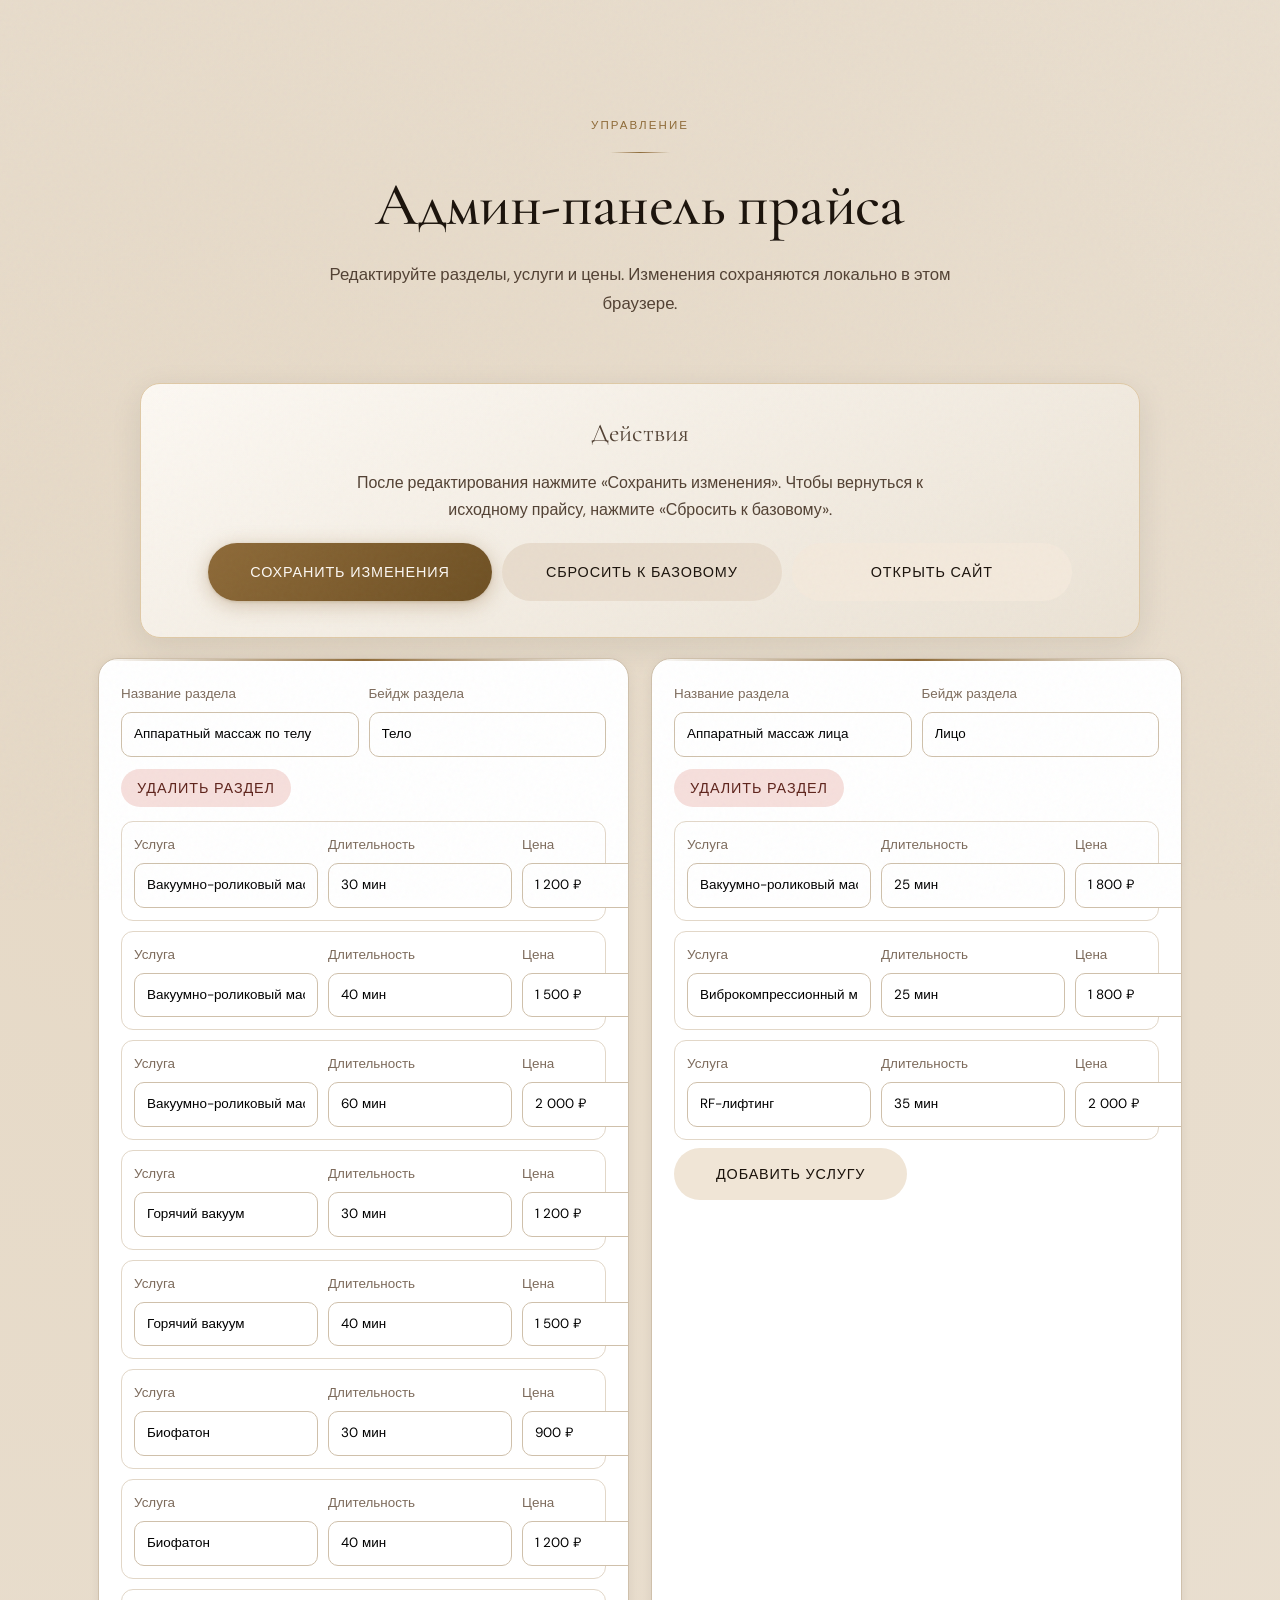
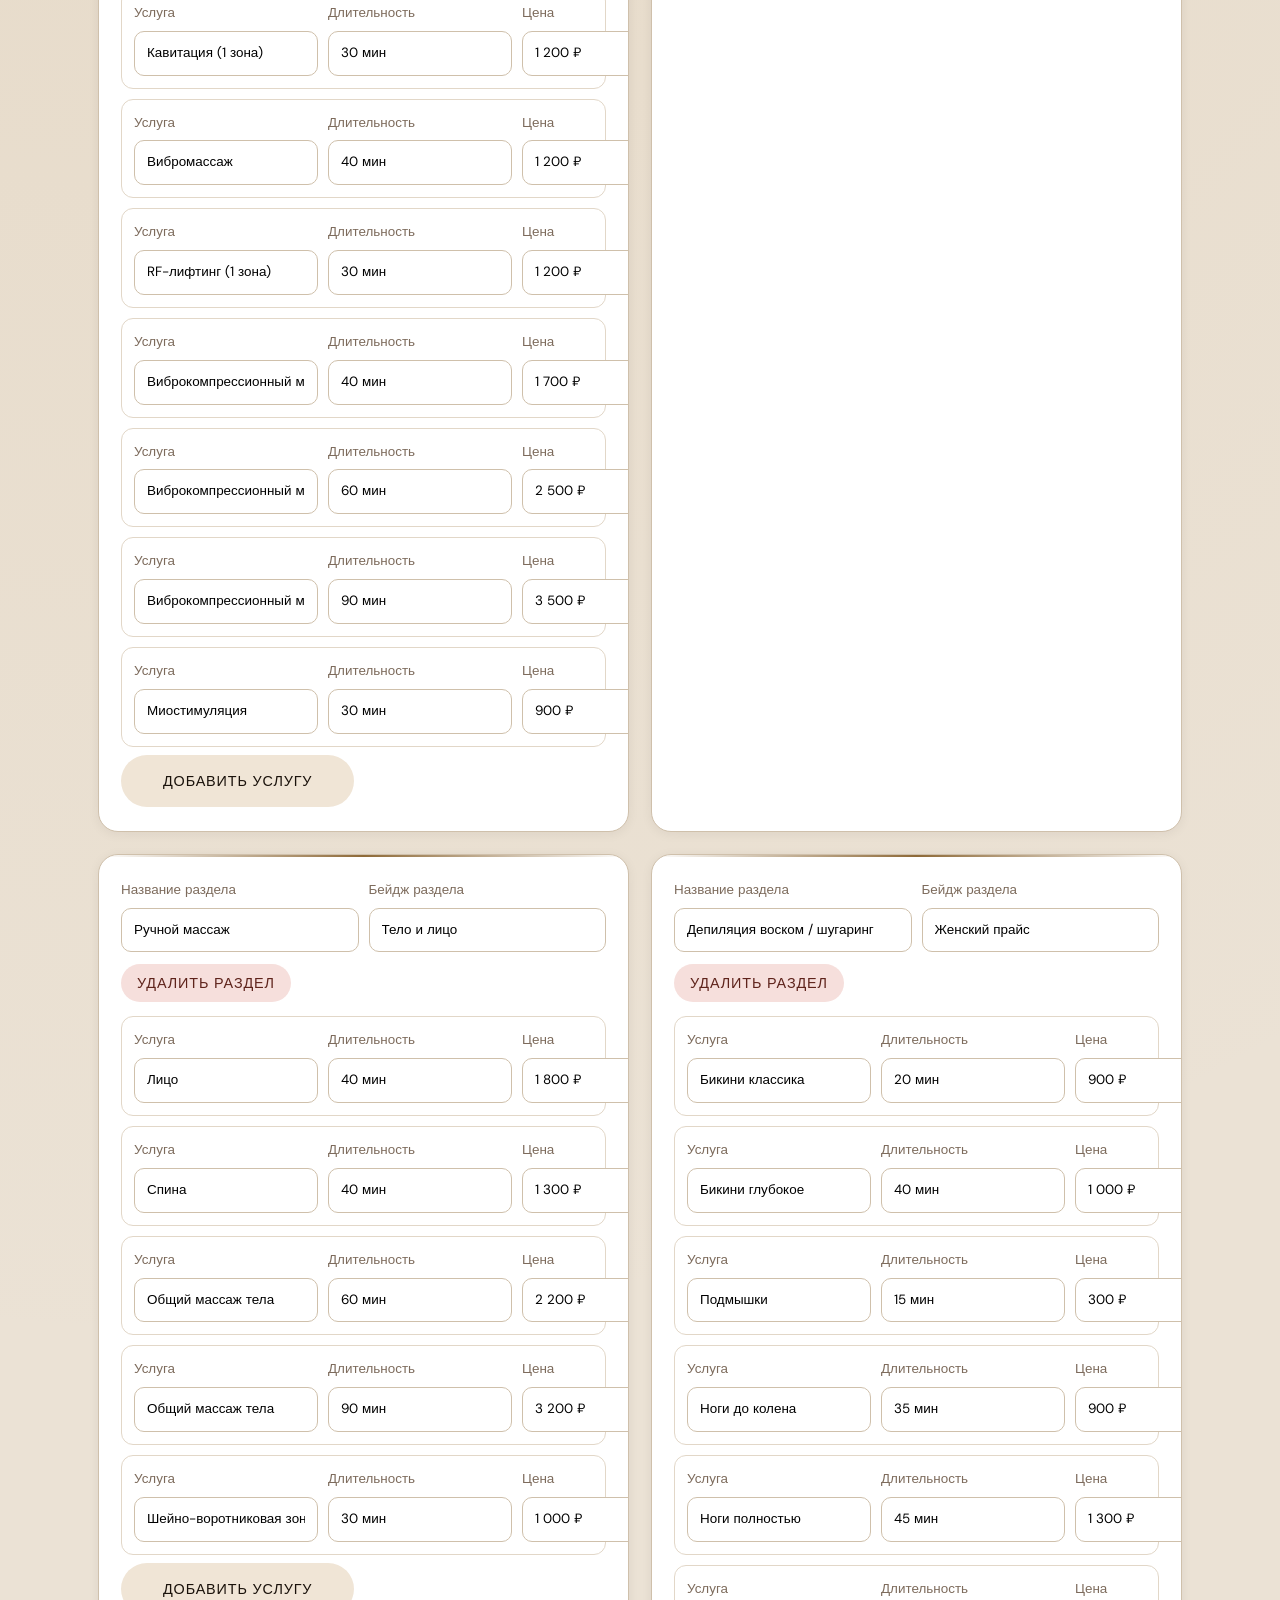
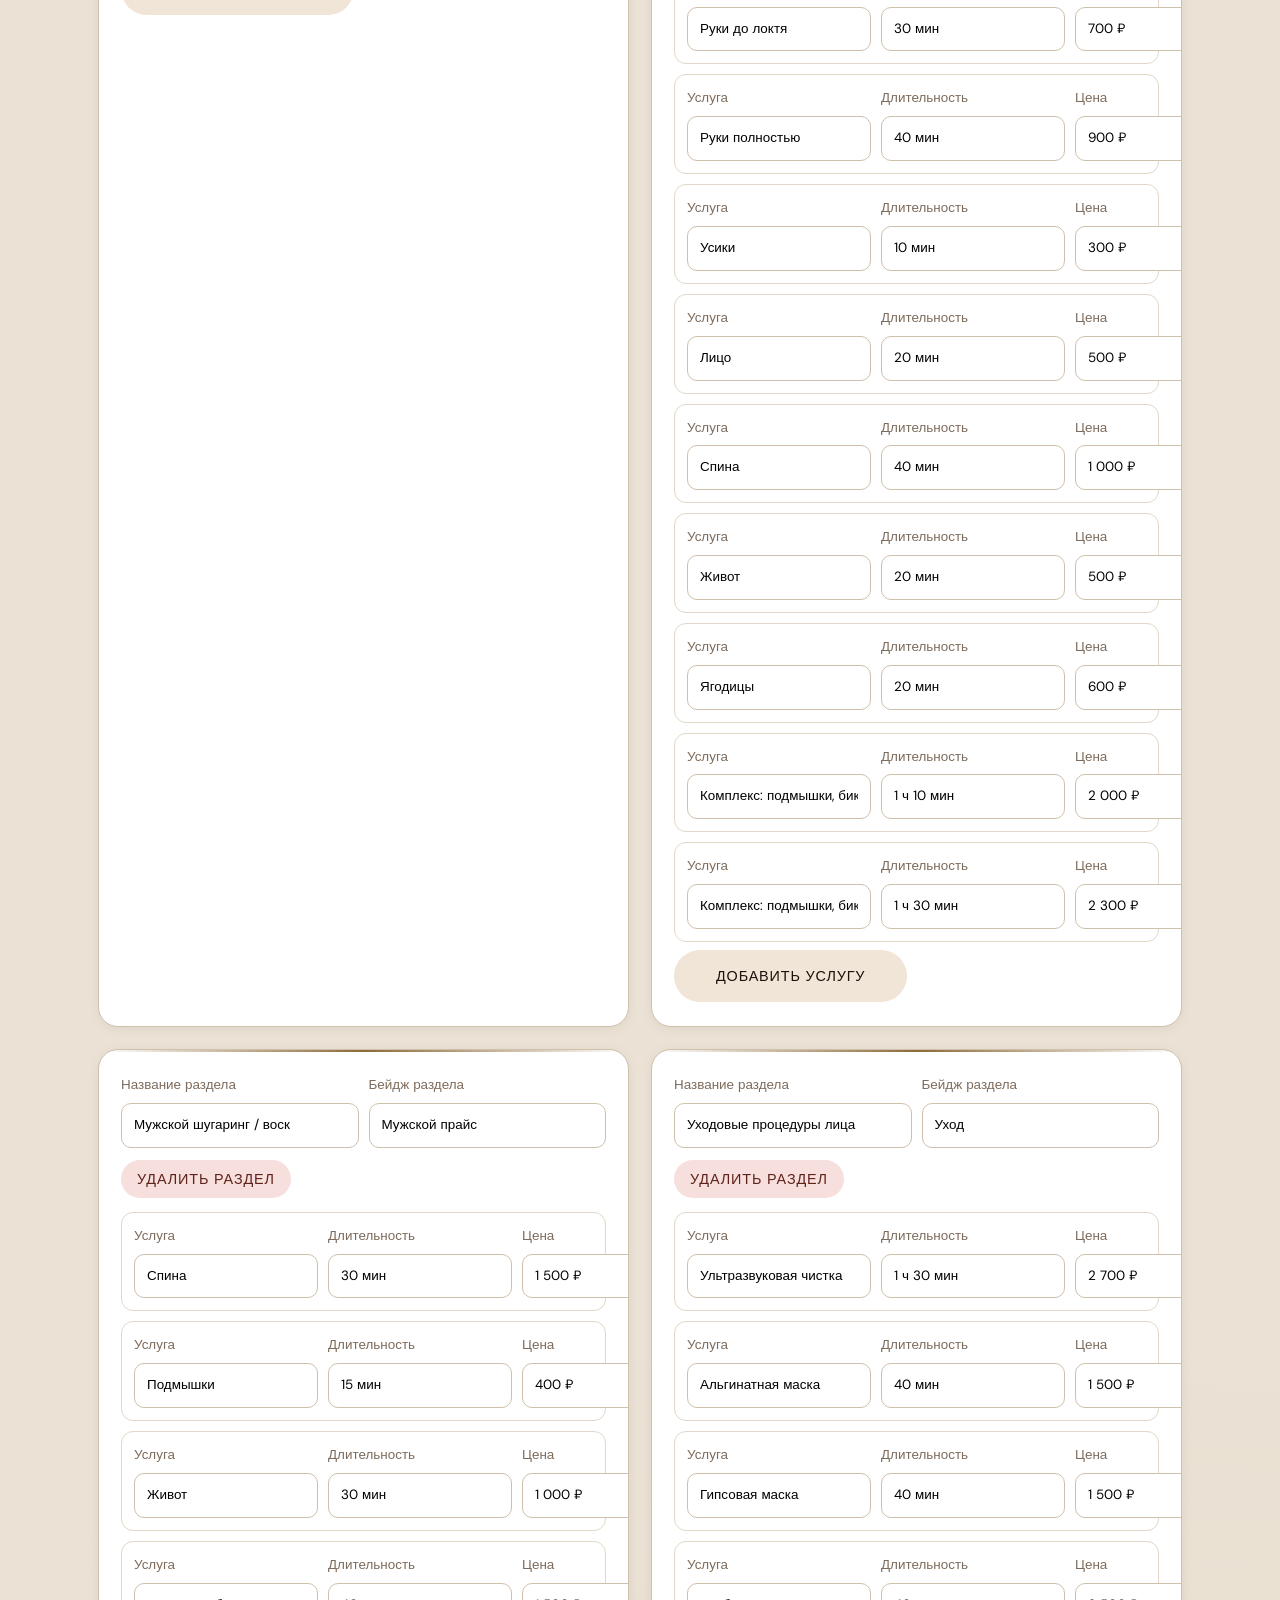
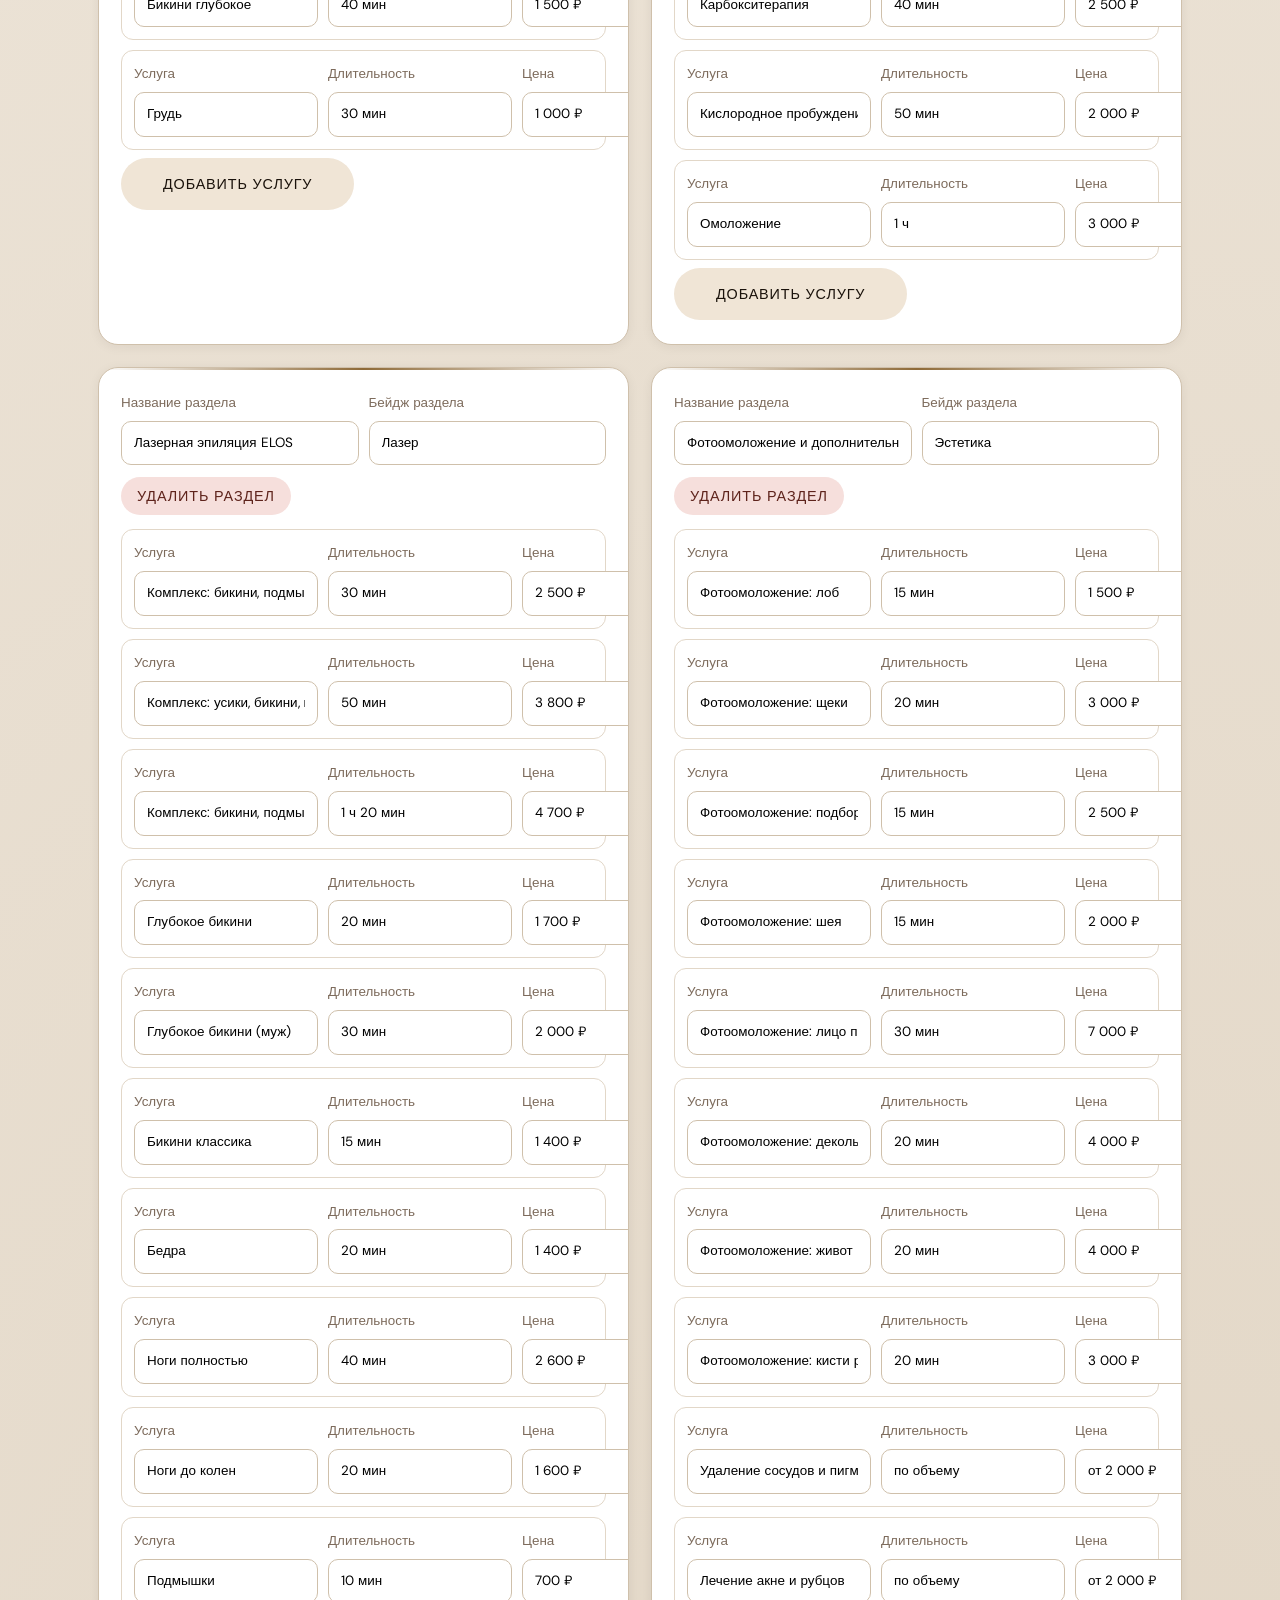
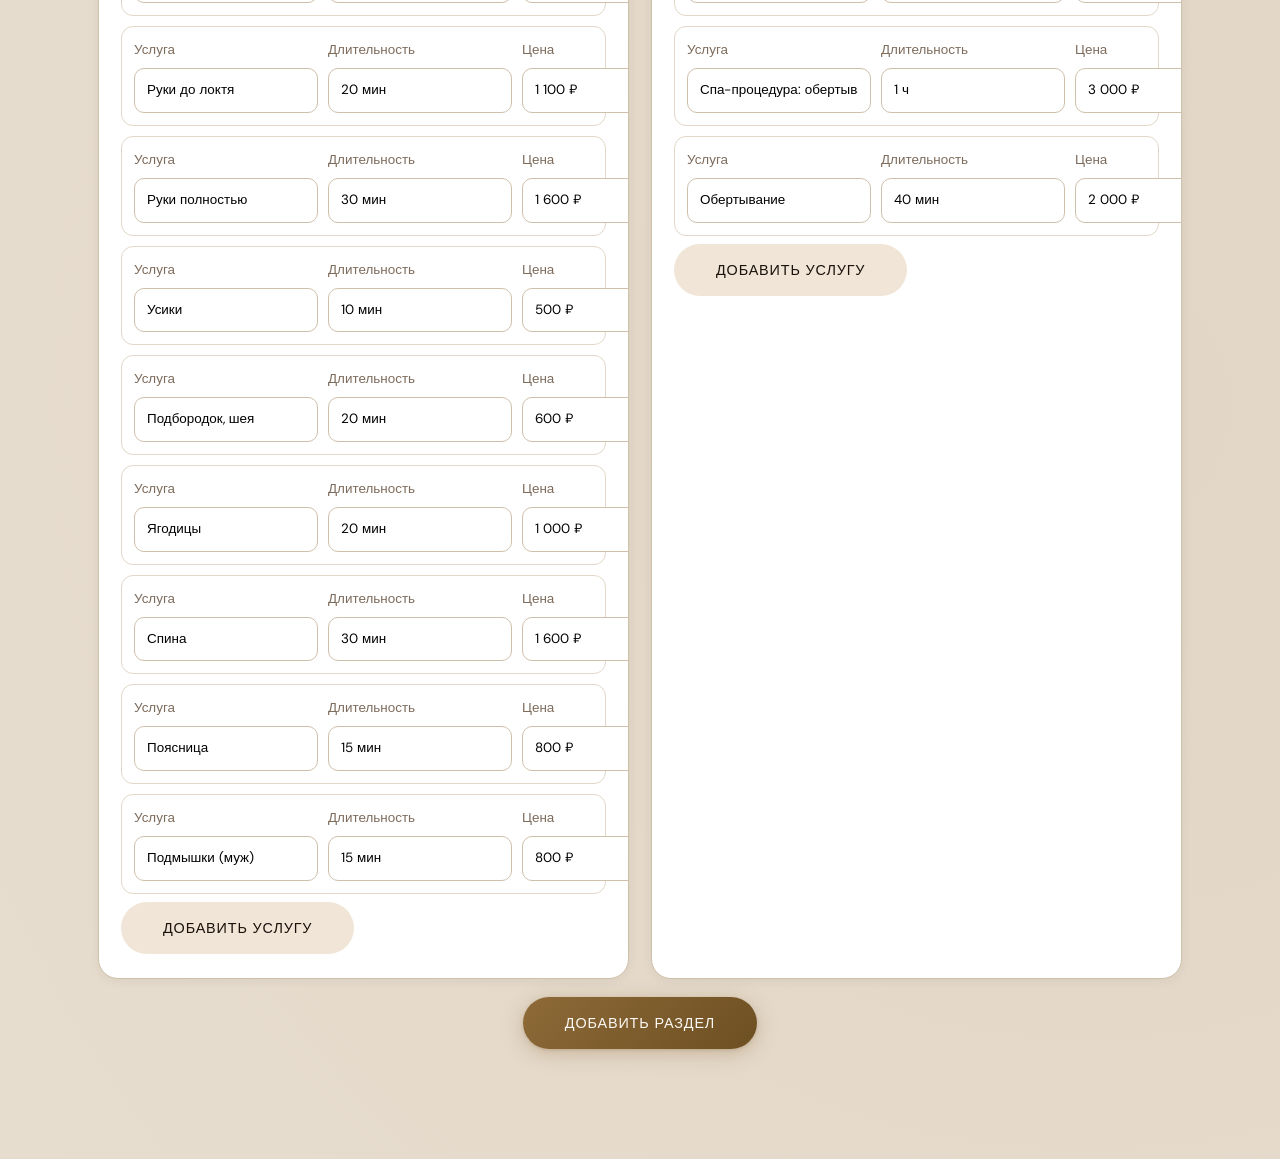
<file: admin.html>
<!DOCTYPE html>
<html lang="ru">
<head>
  <meta charset="UTF-8">
  <meta name="viewport" content="width=device-width, initial-scale=1.0">
  <title>Админ-панель прайса</title>
  <link rel="preconnect" href="https://fonts.googleapis.com">
  <link rel="preconnect" href="https://fonts.gstatic.com" crossorigin>
  <link href="https://fonts.googleapis.com/css2?family=Cormorant+Garamond:wght@500;600&family=DM+Sans:wght@400;500;600&display=swap" rel="stylesheet">
  <link rel="stylesheet" href="style.css">
</head>
<body>
  <section class="price">
    <div class="container">
      <div class="section-header">
        <span class="section-label">Управление</span>
        <div class="section-divider"></div>
        <h1>Админ-панель прайса</h1>
        <p>Редактируйте разделы, услуги и цены. Изменения сохраняются локально в этом браузере.</p>
      </div>

      <div class="price-cta" style="max-width:1000px;margin:0 auto 20px;">
        <p class="price-cta-lead">Действия</p>
        <p>После редактирования нажмите «Сохранить изменения». Чтобы вернуться к исходному прайсу, нажмите «Сбросить к базовому».</p>
        <div style="display:flex;gap:10px;justify-content:center;flex-wrap:wrap;">
          <button class="btn btn-primary" id="saveBtn" type="button">Сохранить изменения</button>
          <button class="btn" id="resetBtn" type="button" style="background:#e8dccd;color:#1a120b;">Сбросить к базовому</button>
          <a class="btn" href="index.html" style="background:#f3e9dc;color:#1a120b;">Открыть сайт</a>
        </div>
      </div>

      <div id="adminSections" class="price-groups"></div>
      <div style="text-align:center;margin-top:18px;">
        <button class="btn btn-primary" id="addSectionBtn" type="button">Добавить раздел</button>
      </div>
    </div>
  </section>

  <script src="services-data.js"></script>
  <script>
    let state = JSON.parse(JSON.stringify(getPriceGroups()));

    function createInput(labelText, value, onInput) {
      const wrap = document.createElement("label");
      wrap.style.display = "flex";
      wrap.style.flexDirection = "column";
      wrap.style.gap = "6px";
      wrap.style.fontSize = "0.84rem";
      wrap.style.color = "var(--color-text-muted)";

      const label = document.createElement("span");
      label.textContent = labelText;
      const input = document.createElement("input");
      input.value = value || "";
      input.style.padding = "10px 12px";
      input.style.border = "1px solid var(--color-border)";
      input.style.borderRadius = "10px";
      input.style.font = "inherit";
      input.addEventListener("input", (e) => onInput(e.target.value));
      wrap.append(label, input);
      return wrap;
    }

    function renderAdmin() {
      const root = document.getElementById("adminSections");
      root.innerHTML = "";

      state.forEach((section, sectionIdx) => {
        const card = document.createElement("article");
        card.className = "price-group";
        card.style.background = "#fff";

        const head = document.createElement("div");
        head.className = "price-group-head";
        head.style.alignItems = "flex-start";
        head.style.flexDirection = "column";

        const topControls = document.createElement("div");
        topControls.style.display = "grid";
        topControls.style.gridTemplateColumns = "repeat(auto-fit, minmax(220px, 1fr))";
        topControls.style.gap = "10px";
        topControls.style.width = "100%";

        topControls.append(
          createInput("Название раздела", section.title, (v) => section.title = v),
          createInput("Бейдж раздела", section.badge, (v) => section.badge = v)
        );

        const removeSectionBtn = document.createElement("button");
        removeSectionBtn.type = "button";
        removeSectionBtn.className = "btn";
        removeSectionBtn.style.background = "#f6dfdc";
        removeSectionBtn.style.color = "#5e231b";
        removeSectionBtn.style.padding = "10px 16px";
        removeSectionBtn.textContent = "Удалить раздел";
        removeSectionBtn.addEventListener("click", () => {
          state.splice(sectionIdx, 1);
          renderAdmin();
        });

        head.append(topControls, removeSectionBtn);
        card.append(head);

        const list = document.createElement("div");
        list.style.display = "flex";
        list.style.flexDirection = "column";
        list.style.gap = "10px";
        list.style.marginTop = "12px";

        section.items = section.items || [];
        section.items.forEach((item, itemIdx) => {
          const itemBox = document.createElement("div");
          itemBox.style.border = "1px solid var(--color-border-light)";
          itemBox.style.borderRadius = "12px";
          itemBox.style.padding = "12px";
          itemBox.style.display = "grid";
          itemBox.style.gridTemplateColumns = "2fr 1fr 1fr auto";
          itemBox.style.gap = "10px";
          itemBox.style.alignItems = "end";

          itemBox.append(
            createInput("Услуга", item.name, (v) => item.name = v),
            createInput("Длительность", item.duration, (v) => item.duration = v),
            createInput("Цена", item.price, (v) => item.price = v)
          );

          const delBtn = document.createElement("button");
          delBtn.type = "button";
          delBtn.className = "btn";
          delBtn.style.background = "#f6dfdc";
          delBtn.style.color = "#5e231b";
          delBtn.style.padding = "10px 14px";
          delBtn.textContent = "Удалить";
          delBtn.addEventListener("click", () => {
            section.items.splice(itemIdx, 1);
            renderAdmin();
          });
          itemBox.append(delBtn);
          list.append(itemBox);
        });

        const addItemBtn = document.createElement("button");
        addItemBtn.type = "button";
        addItemBtn.className = "btn";
        addItemBtn.style.background = "#f0e5d6";
        addItemBtn.style.color = "#1a120b";
        addItemBtn.style.marginTop = "8px";
        addItemBtn.textContent = "Добавить услугу";
        addItemBtn.addEventListener("click", () => {
          section.items.push({ name: "Новая услуга", duration: "30 мин", price: "1 000 ₽" });
          renderAdmin();
        });

        card.append(list, addItemBtn);
        root.append(card);
      });
    }

    document.getElementById("addSectionBtn").addEventListener("click", () => {
      state.push({
        id: `section-${Date.now()}`,
        title: "Новый раздел",
        badge: "Прайс",
        items: [{ name: "Новая услуга", duration: "30 мин", price: "1 000 ₽" }]
      });
      renderAdmin();
    });

    document.getElementById("saveBtn").addEventListener("click", () => {
      savePriceGroups(state);
      alert("Изменения сохранены. Обновите главную страницу, чтобы увидеть новый прайс.");
    });

    document.getElementById("resetBtn").addEventListener("click", () => {
      resetPriceGroups();
      state = JSON.parse(JSON.stringify(DEFAULT_PRICE_GROUPS));
      renderAdmin();
      alert("Прайс сброшен к базовому значению.");
    });

    renderAdmin();
  </script>
</body>
</html>
</file>
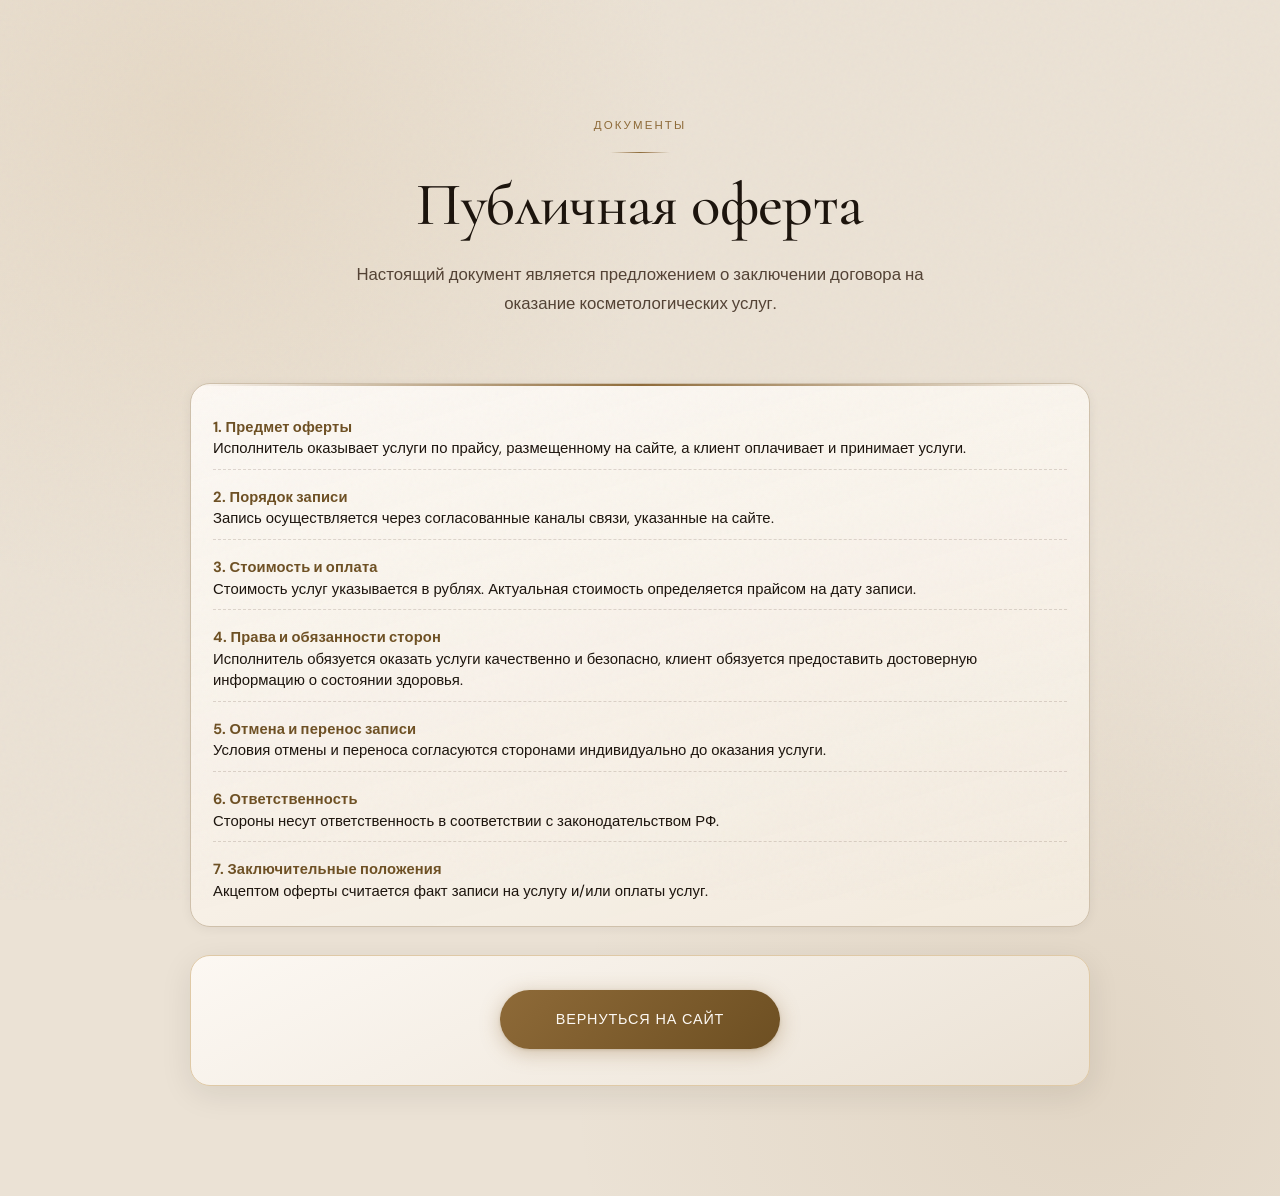
<file: offer.html>
<!DOCTYPE html>
<html lang="ru">
<head>
  <meta charset="UTF-8">
  <meta name="viewport" content="width=device-width, initial-scale=1.0">
  <title>Публичная оферта</title>
  <link rel="preconnect" href="https://fonts.googleapis.com">
  <link rel="preconnect" href="https://fonts.gstatic.com" crossorigin>
  <link href="https://fonts.googleapis.com/css2?family=Cormorant+Garamond:wght@500;600&family=DM+Sans:wght@400;500;600&display=swap" rel="stylesheet">
  <link rel="stylesheet" href="style.css">
</head>
<body>
  <section class="price">
    <div class="container">
      <div class="section-header reveal visible">
        <span class="section-label">Документы</span>
        <div class="section-divider"></div>
        <h1>Публичная оферта</h1>
        <p>Настоящий документ является предложением о заключении договора на оказание косметологических услуг.</p>
      </div>

      <article class="price-group" style="max-width:900px;margin:0 auto;">
        <ul class="price-list">
          <li><span><strong>1. Предмет оферты</strong><br>Исполнитель оказывает услуги по прайсу, размещенному на сайте, а клиент оплачивает и принимает услуги.</span><span></span><strong></strong></li>
          <li><span><strong>2. Порядок записи</strong><br>Запись осуществляется через согласованные каналы связи, указанные на сайте.</span><span></span><strong></strong></li>
          <li><span><strong>3. Стоимость и оплата</strong><br>Стоимость услуг указывается в рублях. Актуальная стоимость определяется прайсом на дату записи.</span><span></span><strong></strong></li>
          <li><span><strong>4. Права и обязанности сторон</strong><br>Исполнитель обязуется оказать услуги качественно и безопасно, клиент обязуется предоставить достоверную информацию о состоянии здоровья.</span><span></span><strong></strong></li>
          <li><span><strong>5. Отмена и перенос записи</strong><br>Условия отмены и переноса согласуются сторонами индивидуально до оказания услуги.</span><span></span><strong></strong></li>
          <li><span><strong>6. Ответственность</strong><br>Стороны несут ответственность в соответствии с законодательством РФ.</span><span></span><strong></strong></li>
          <li><span><strong>7. Заключительные положения</strong><br>Акцептом оферты считается факт записи на услугу и/или оплаты услуг.</span><span></span><strong></strong></li>
        </ul>
      </article>

      <div class="price-cta" style="max-width:900px;margin:28px auto 0;">
        <a href="index.html" class="btn btn-primary">Вернуться на сайт</a>
      </div>
    </div>
  </section>
</body>
</html>
</file>
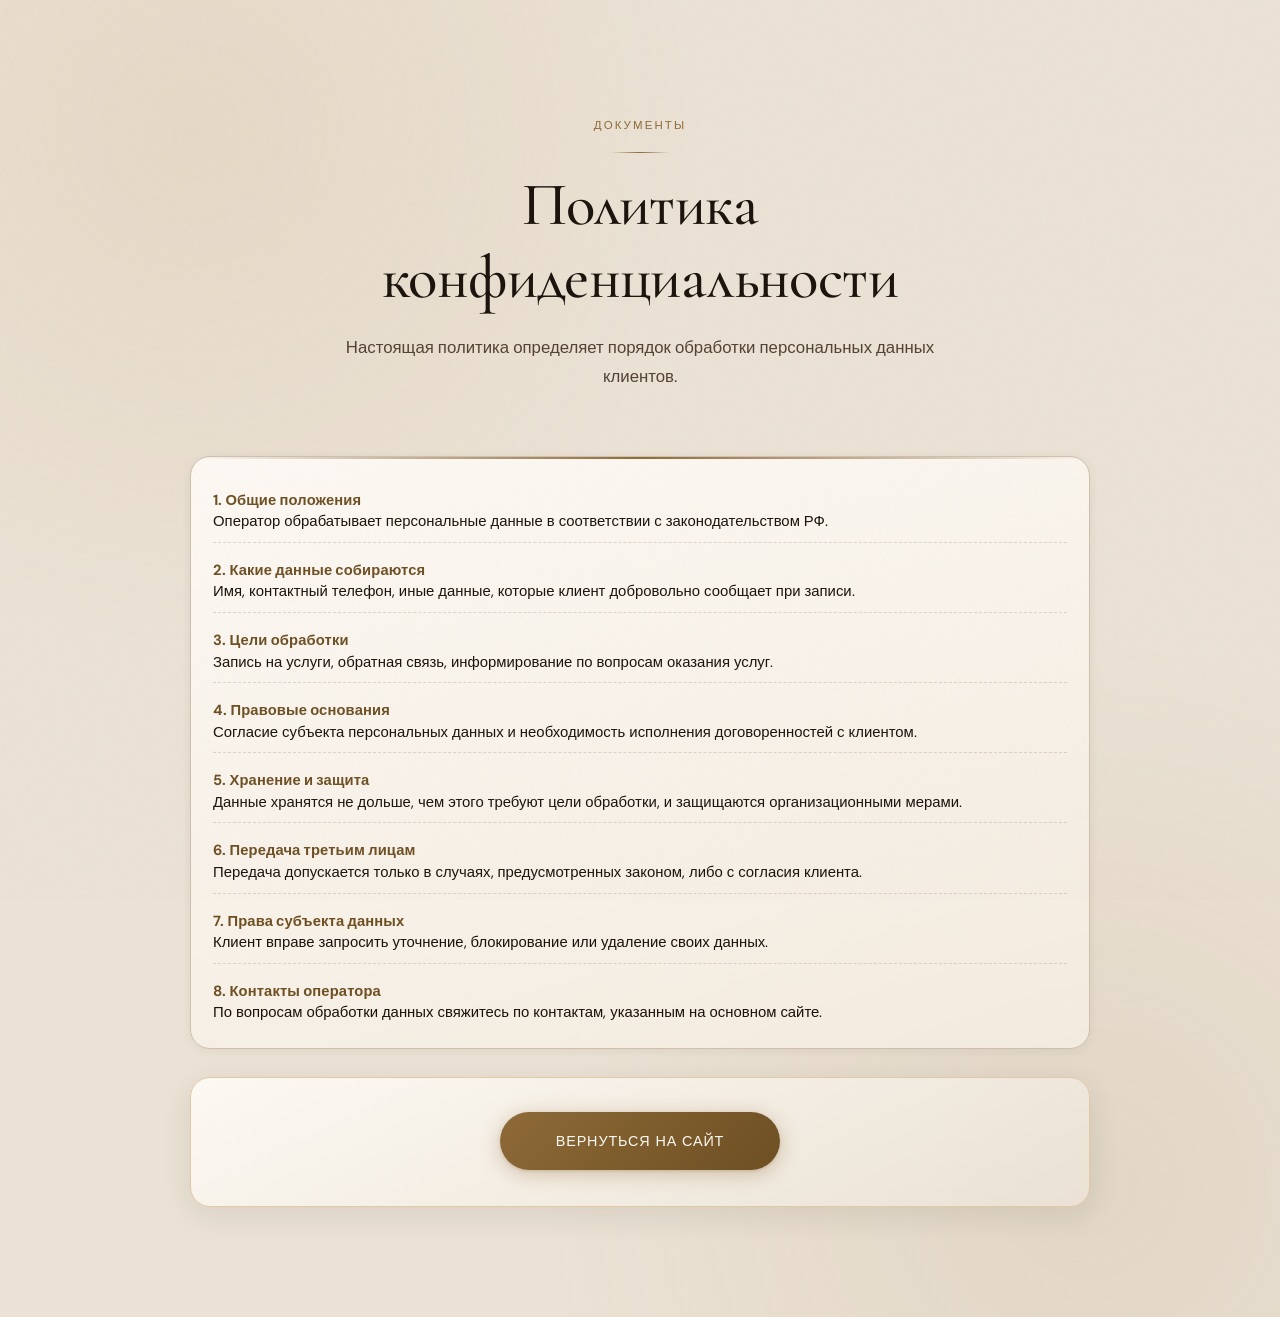
<file: privacy.html>
<!DOCTYPE html>
<html lang="ru">
<head>
  <meta charset="UTF-8">
  <meta name="viewport" content="width=device-width, initial-scale=1.0">
  <title>Политика конфиденциальности</title>
  <link rel="preconnect" href="https://fonts.googleapis.com">
  <link rel="preconnect" href="https://fonts.gstatic.com" crossorigin>
  <link href="https://fonts.googleapis.com/css2?family=Cormorant+Garamond:wght@500;600&family=DM+Sans:wght@400;500;600&display=swap" rel="stylesheet">
  <link rel="stylesheet" href="style.css">
</head>
<body>
  <section class="price">
    <div class="container">
      <div class="section-header reveal visible">
        <span class="section-label">Документы</span>
        <div class="section-divider"></div>
        <h1>Политика конфиденциальности</h1>
        <p>Настоящая политика определяет порядок обработки персональных данных клиентов.</p>
      </div>

      <article class="price-group" style="max-width:900px;margin:0 auto;">
        <ul class="price-list">
          <li><span><strong>1. Общие положения</strong><br>Оператор обрабатывает персональные данные в соответствии с законодательством РФ.</span><span></span><strong></strong></li>
          <li><span><strong>2. Какие данные собираются</strong><br>Имя, контактный телефон, иные данные, которые клиент добровольно сообщает при записи.</span><span></span><strong></strong></li>
          <li><span><strong>3. Цели обработки</strong><br>Запись на услуги, обратная связь, информирование по вопросам оказания услуг.</span><span></span><strong></strong></li>
          <li><span><strong>4. Правовые основания</strong><br>Согласие субъекта персональных данных и необходимость исполнения договоренностей с клиентом.</span><span></span><strong></strong></li>
          <li><span><strong>5. Хранение и защита</strong><br>Данные хранятся не дольше, чем этого требуют цели обработки, и защищаются организационными мерами.</span><span></span><strong></strong></li>
          <li><span><strong>6. Передача третьим лицам</strong><br>Передача допускается только в случаях, предусмотренных законом, либо с согласия клиента.</span><span></span><strong></strong></li>
          <li><span><strong>7. Права субъекта данных</strong><br>Клиент вправе запросить уточнение, блокирование или удаление своих данных.</span><span></span><strong></strong></li>
          <li><span><strong>8. Контакты оператора</strong><br>По вопросам обработки данных свяжитесь по контактам, указанным на основном сайте.</span><span></span><strong></strong></li>
        </ul>
      </article>

      <div class="price-cta" style="max-width:900px;margin:28px auto 0;">
        <a href="index.html" class="btn btn-primary">Вернуться на сайт</a>
      </div>
    </div>
  </section>
</body>
</html>
</file>
<file: style.css>
*,
*::before,
*::after {
  margin: 0;
  padding: 0;
  box-sizing: border-box;
}

:root {
  --color-bg: #f6f0e8;
  --color-bg-alt: #ebe2d5;
  --color-bg-warm: #e0d4c3;
  --color-text: #1a120b;
  --color-text-light: #524133;
  --color-text-muted: #7d6b5c;
  --color-accent: #8e6a38;
  --color-accent-deep: #6d4f22;
  --color-accent-light: #c4a06a;
  --color-accent-pale: #dfc9a6;
  --color-white: #fdf9f4;
  --color-border: #cfc0ab;
  --color-border-light: #e2d7c8;
  --font-heading: "Cormorant Garamond", "Georgia", serif;
  --font-body: "DM Sans", -apple-system, BlinkMacSystemFont, sans-serif;
  --shadow-soft: 0 2px 12px rgba(26, 18, 11, 0.06);
  --shadow-md: 0 8px 32px rgba(26, 18, 11, 0.09);
  --shadow-lg: 0 16px 48px rgba(26, 18, 11, 0.12);
  --shadow-glow: 0 0 60px rgba(142, 106, 56, 0.15);
  --radius: 20px;
  --radius-sm: 12px;
  --radius-lg: 28px;
  --ease: cubic-bezier(0.4, 0, 0.2, 1);
  --ease-out: cubic-bezier(0, 0, 0.2, 1);
  --ease-spring: cubic-bezier(0.34, 1.56, 0.64, 1);
}

html {
  scroll-behavior: smooth;
  font-size: 16px;
}

body {
  font-family: var(--font-body);
  color: var(--color-text);
  background-color: var(--color-bg);
  line-height: 1.7;
  -webkit-font-smoothing: antialiased;
  -moz-osx-font-smoothing: grayscale;
  overflow-x: hidden;
}

body::before {
  content: "";
  position: fixed;
  inset: 0;
  background: url("data:image/svg+xml,%3Csvg viewBox='0 0 256 256' xmlns='http://www.w3.org/2000/svg'%3E%3Cfilter id='noise'%3E%3CfeTurbulence type='fractalNoise' baseFrequency='0.9' numOctaves='4' stitchTiles='stitch'/%3E%3C/filter%3E%3Crect width='100%25' height='100%25' filter='url(%23noise)' opacity='0.03'/%3E%3C/svg%3E");
  pointer-events: none;
  z-index: 1000;
}

img {
  max-width: 100%;
  display: block;
}

a {
  color: inherit;
  text-decoration: none;
}

/* ── Typography ── */

h1, h2, h3 {
  font-family: var(--font-heading);
  font-weight: 500;
  line-height: 1.2;
  color: var(--color-text);
}

h1 {
  font-size: clamp(2.4rem, 5.5vw, 3.8rem);
  letter-spacing: -0.01em;
}

h2 {
  font-size: clamp(1.8rem, 4vw, 2.8rem);
  letter-spacing: 0;
}

h3 {
  font-size: 1.35rem;
  font-weight: 500;
}

/* ── Layout ── */

.container {
  max-width: 1140px;
  margin: 0 auto;
  padding: 0 28px;
}

section {
  padding: 110px 0;
  position: relative;
}

/* ── Scroll Animations ── */

.reveal {
  opacity: 0;
  transform: translateY(36px);
  transition: opacity 0.8s var(--ease-out), transform 0.8s var(--ease-out);
}

.reveal.visible {
  opacity: 1;
  transform: translateY(0);
}

.reveal-left {
  opacity: 0;
  transform: translateX(-40px);
  transition: opacity 0.8s var(--ease-out), transform 0.8s var(--ease-out);
}

.reveal-left.visible {
  opacity: 1;
  transform: translateX(0);
}

.reveal-right {
  opacity: 0;
  transform: translateX(40px);
  transition: opacity 0.8s var(--ease-out), transform 0.8s var(--ease-out);
}

.reveal-right.visible {
  opacity: 1;
  transform: translateX(0);
}

.reveal-scale {
  opacity: 0;
  transform: scale(0.92);
  transition: opacity 0.7s var(--ease-out), transform 0.7s var(--ease-out);
}

.reveal-scale.visible {
  opacity: 1;
  transform: scale(1);
}

.stagger-1 { transition-delay: 0.05s; }
.stagger-2 { transition-delay: 0.12s; }
.stagger-3 { transition-delay: 0.19s; }
.stagger-4 { transition-delay: 0.26s; }
.stagger-5 { transition-delay: 0.33s; }
.stagger-6 { transition-delay: 0.40s; }
.stagger-7 { transition-delay: 0.47s; }

/* ── Buttons ── */

.btn {
  display: inline-flex;
  align-items: center;
  justify-content: center;
  padding: 17px 42px;
  font-family: var(--font-body);
  font-size: 0.9rem;
  font-weight: 500;
  letter-spacing: 0.06em;
  text-transform: uppercase;
  border: none;
  border-radius: 50px;
  cursor: pointer;
  transition: all 0.4s var(--ease);
  text-decoration: none;
  position: relative;
  overflow: hidden;
}

.btn::before {
  content: "";
  position: absolute;
  inset: 0;
  background: linear-gradient(135deg, rgba(255,255,255,0.2) 0%, transparent 50%);
  opacity: 0;
  transition: opacity 0.4s var(--ease);
}

.btn:hover::before {
  opacity: 1;
}

.btn-primary {
  background: linear-gradient(135deg, var(--color-accent) 0%, var(--color-accent-deep) 100%);
  color: #fdf9f4;
  box-shadow: 0 4px 20px rgba(142, 106, 56, 0.35), 0 1px 3px rgba(109, 79, 34, 0.2);
}

.btn-primary:hover {
  transform: translateY(-3px);
  box-shadow: 0 8px 32px rgba(142, 106, 56, 0.45), 0 2px 6px rgba(109, 79, 34, 0.25);
}

.btn-primary:active {
  transform: translateY(-1px);
}

/* ── Header ── */

.header {
  position: fixed;
  top: 0;
  left: 0;
  right: 0;
  z-index: 100;
  background: rgba(246, 240, 232, 0.82);
  backdrop-filter: blur(20px) saturate(1.2);
  -webkit-backdrop-filter: blur(20px) saturate(1.2);
  border-bottom: 1px solid rgba(207, 192, 171, 0.35);
  transition: all 0.4s var(--ease);
}

.header.scrolled {
  box-shadow: 0 2px 20px rgba(26, 18, 11, 0.07);
}

.header-inner {
  display: flex;
  align-items: center;
  justify-content: space-between;
  height: 72px;
}

.logo {
  display: flex;
  align-items: center;
  gap: 12px;
}

.logo-img {
  width: 40px;
  height: 40px;
  object-fit: contain;
  border-radius: 8px;
}

.logo-text {
  font-family: var(--font-heading);
  font-size: 1.35rem;
  font-weight: 500;
  color: var(--color-text);
  letter-spacing: 0.02em;
}

.logo-text span {
  color: var(--color-accent);
}

nav {
  display: flex;
  align-items: center;
  gap: 36px;
}

nav a {
  font-size: 0.85rem;
  font-weight: 500;
  color: var(--color-text-muted);
  transition: color 0.3s var(--ease);
  letter-spacing: 0.03em;
  position: relative;
}

nav a:not(.btn)::after {
  content: "";
  position: absolute;
  bottom: -4px;
  left: 0;
  width: 0;
  height: 1.5px;
  background: var(--color-accent);
  transition: width 0.3s var(--ease);
}

nav a:not(.btn):hover::after {
  width: 100%;
}

nav a:hover {
  color: var(--color-accent);
}

.nav-btn {
  padding: 10px 26px;
  font-size: 0.8rem;
}

.burger {
  display: none;
  flex-direction: column;
  gap: 5px;
  cursor: pointer;
  background: none;
  border: none;
  padding: 4px;
}

.burger span {
  display: block;
  width: 24px;
  height: 1.5px;
  background: var(--color-text);
  border-radius: 2px;
  transition: all 0.3s var(--ease);
}

/* ── Hero ── */

.hero {
  padding: 170px 0 110px;
  position: relative;
  overflow: hidden;
  min-height: 100vh;
  display: flex;
  align-items: center;
}

.hero::before {
  content: "";
  position: absolute;
  top: -20%;
  right: -10%;
  width: 700px;
  height: 700px;
  background: radial-gradient(circle, rgba(142, 106, 56, 0.09) 0%, transparent 65%);
  pointer-events: none;
  animation: float-slow 20s ease-in-out infinite;
}

.hero::after {
  content: "";
  position: absolute;
  bottom: -10%;
  left: -5%;
  width: 500px;
  height: 500px;
  background: radial-gradient(circle, rgba(196, 160, 106, 0.08) 0%, transparent 65%);
  pointer-events: none;
  animation: float-slow 25s ease-in-out infinite reverse;
}

@keyframes float-slow {
  0%, 100% { transform: translate(0, 0) scale(1); }
  33% { transform: translate(30px, -20px) scale(1.05); }
  66% { transform: translate(-20px, 15px) scale(0.97); }
}

.hero-illustration {
  position: absolute;
  right: -2%;
  top: 50%;
  transform: translateY(-50%);
  width: 520px;
  height: 520px;
  pointer-events: none;
  z-index: 1;
  animation: hero-illus-enter 1.6s var(--ease-out) 0.2s both;
}

.hero-illustration::after {
  content: "";
  position: absolute;
  inset: -20%;
  background: radial-gradient(circle, transparent 30%, var(--color-bg) 72%);
  pointer-events: none;
  z-index: 2;
}

.hero-logo-img {
  width: 100%;
  height: 100%;
  object-fit: contain;
  opacity: 0.18;
  filter: drop-shadow(0 0 40px rgba(142, 106, 56, 0.1));
  mix-blend-mode: multiply;
}

@keyframes hero-illus-enter {
  from {
    opacity: 0;
    transform: translateY(-50%) scale(0.88);
  }
  to {
    opacity: 1;
    transform: translateY(-50%) scale(1);
  }
}

.hero-content {
  max-width: 620px;
  position: relative;
  z-index: 3;
}

.hero-badge {
  display: inline-flex;
  align-items: center;
  gap: 10px;
  padding: 8px 20px;
  background: rgba(142, 106, 56, 0.08);
  border-radius: 50px;
  font-size: 0.8rem;
  font-weight: 500;
  color: var(--color-accent);
  margin-bottom: 32px;
  letter-spacing: 0.06em;
  text-transform: uppercase;
  border: 1px solid rgba(142, 106, 56, 0.15);
  animation: hero-badge-enter 0.8s var(--ease-out) 0.1s both;
}

@keyframes hero-badge-enter {
  from {
    opacity: 0;
    transform: translateY(12px);
  }
  to {
    opacity: 1;
    transform: translateY(0);
  }
}

.hero-badge::before {
  content: "";
  width: 6px;
  height: 6px;
  background: var(--color-accent);
  border-radius: 50%;
  animation: pulse-dot 2s ease-in-out infinite;
}

@keyframes pulse-dot {
  0%, 100% { opacity: 1; transform: scale(1); }
  50% { opacity: 0.5; transform: scale(0.7); }
}

.hero h1 {
  margin-bottom: 24px;
  display: flex;
  flex-wrap: wrap;
  gap: 0;
}

.hero h1 em {
  font-style: italic;
  color: var(--color-accent);
}

/* ── BlurText Animation ── */

.blur-word {
  display: inline-block;
  opacity: 0;
  filter: blur(12px);
  transform: translateY(-40px);
  animation: blur-text-in 0.7s var(--ease-out) forwards;
  animation-delay: calc(var(--i) * 0.18s + 0.25s);
  margin-right: 0.28em;
}

.blur-word:last-child {
  margin-right: 0;
}

@keyframes blur-text-in {
  0% {
    opacity: 0;
    filter: blur(12px);
    transform: translateY(-40px);
  }
  55% {
    opacity: 0.6;
    filter: blur(4px);
    transform: translateY(4px);
  }
  100% {
    opacity: 1;
    filter: blur(0px);
    transform: translateY(0);
  }
}

.hero-subtitle {
  font-size: 1.1rem;
  color: var(--color-text-light);
  margin-bottom: 36px;
  max-width: 520px;
  line-height: 1.85;
  animation: hero-text-enter 0.9s var(--ease-out) 0.35s both;
}

@keyframes hero-text-enter {
  from {
    opacity: 0;
    transform: translateY(20px);
  }
  to {
    opacity: 1;
    transform: translateY(0);
  }
}

.hero-features {
  display: flex;
  flex-direction: column;
  gap: 14px;
  margin-bottom: 44px;
}

.hero-features li {
  display: flex;
  align-items: center;
  gap: 14px;
  font-size: 0.95rem;
  color: var(--color-text-light);
  list-style: none;
  animation: hero-text-enter 0.8s var(--ease-out) both;
}

.hero-features li:nth-child(1) { animation-delay: 0.45s; }
.hero-features li:nth-child(2) { animation-delay: 0.55s; }
.hero-features li:nth-child(3) { animation-delay: 0.65s; }

.hero-features li::before {
  content: "";
  flex-shrink: 0;
  width: 22px;
  height: 22px;
  background: var(--color-accent-pale);
  border-radius: 50%;
  background-image: url("data:image/svg+xml,%3Csvg xmlns='http://www.w3.org/2000/svg' width='12' height='12' viewBox='0 0 24 24' fill='none' stroke='%238e6a38' stroke-width='3' stroke-linecap='round' stroke-linejoin='round'%3E%3Cpolyline points='20 6 9 17 4 12'%3E%3C/polyline%3E%3C/svg%3E");
  background-repeat: no-repeat;
  background-position: center;
}

.hero-actions {
  display: flex;
  align-items: center;
  gap: 24px;
  flex-wrap: wrap;
  animation: hero-text-enter 0.8s var(--ease-out) 0.75s both;
}

.hero-location {
  display: flex;
  align-items: center;
  gap: 8px;
  font-size: 0.88rem;
  color: var(--color-text-muted);
  letter-spacing: 0.02em;
}

.hero-location svg {
  width: 16px;
  height: 16px;
  color: var(--color-accent);
}

/* ── Decorative Line ── */

.section-divider {
  width: 60px;
  height: 1.5px;
  background: linear-gradient(90deg, transparent, var(--color-accent), transparent);
  margin: 0 auto 16px;
}

/* ── Section shared ── */

.section-header {
  text-align: center;
  max-width: 640px;
  margin: 0 auto 64px;
}

.section-header p {
  margin-top: 18px;
  color: var(--color-text-light);
  font-size: 1.05rem;
  line-height: 1.75;
}

.section-label {
  display: inline-block;
  font-size: 0.72rem;
  font-weight: 500;
  letter-spacing: 0.18em;
  text-transform: uppercase;
  color: var(--color-accent);
  margin-bottom: 16px;
}

/* ── Requests ── */

.requests {
  background: var(--color-bg-alt);
}

.requests::before {
  content: "";
  position: absolute;
  top: 0;
  left: 0;
  right: 0;
  height: 1px;
  background: linear-gradient(90deg, transparent 10%, var(--color-border) 50%, transparent 90%);
}

.requests-grid {
  display: grid;
  grid-template-columns: repeat(auto-fill, minmax(300px, 1fr));
  gap: 18px;
}

.request-card {
  background: var(--color-white);
  padding: 28px 26px;
  border-radius: var(--radius-sm);
  border: 1px solid var(--color-border-light);
  transition: all 0.4s var(--ease);
  display: flex;
  align-items: center;
  gap: 16px;
}

.request-card:hover {
  transform: translateY(-4px);
  box-shadow: var(--shadow-md);
  border-color: var(--color-accent-pale);
}

.request-icon {
  flex-shrink: 0;
  width: 42px;
  height: 42px;
  background: linear-gradient(135deg, var(--color-accent-pale) 0%, var(--color-bg-alt) 100%);
  border-radius: 12px;
  display: flex;
  align-items: center;
  justify-content: center;
  font-size: 1.1rem;
  transition: transform 0.4s var(--ease-spring);
}

.request-card:hover .request-icon {
  transform: scale(1.12) rotate(-3deg);
}

.request-card p {
  font-size: 0.95rem;
  color: var(--color-text);
  line-height: 1.5;
}

/* ── For whom ── */

.whom-list {
  display: grid;
  grid-template-columns: repeat(auto-fill, minmax(300px, 1fr));
  gap: 20px;
  max-width: 900px;
  margin: 0 auto;
}

.whom-item {
  display: flex;
  align-items: flex-start;
  gap: 18px;
  padding: 26px;
  background: var(--color-white);
  border-radius: var(--radius-sm);
  border: 1px solid var(--color-border-light);
  transition: all 0.4s var(--ease);
}

.whom-item:hover {
  box-shadow: var(--shadow-soft);
  transform: translateY(-2px);
  border-color: var(--color-accent-pale);
}

.whom-num {
  flex-shrink: 0;
  width: 36px;
  height: 36px;
  background: linear-gradient(135deg, var(--color-accent) 0%, var(--color-accent-deep) 100%);
  color: var(--color-white);
  border-radius: 50%;
  display: flex;
  align-items: center;
  justify-content: center;
  font-size: 0.85rem;
  font-weight: 600;
  font-family: var(--font-heading);
}

.whom-item p {
  font-size: 0.95rem;
  color: var(--color-text-light);
  line-height: 1.65;
  padding-top: 6px;
}

/* ── Consultation steps ── */

.consultation {
  background: var(--color-bg-alt);
}

.steps {
  display: grid;
  grid-template-columns: repeat(5, 1fr);
  gap: 18px;
  margin-bottom: 52px;
  position: relative;
}

.steps::before {
  content: "";
  position: absolute;
  top: 34px;
  left: 10%;
  right: 10%;
  height: 1.5px;
  background: linear-gradient(90deg, transparent, var(--color-accent-light), transparent);
  z-index: 0;
}

.step {
  text-align: center;
  padding: 32px 16px 28px;
  background: var(--color-white);
  border-radius: var(--radius);
  border: 1px solid var(--color-border-light);
  position: relative;
  z-index: 1;
  transition: all 0.4s var(--ease);
}

.step:hover {
  transform: translateY(-4px);
  box-shadow: var(--shadow-md);
}

.step-num {
  width: 48px;
  height: 48px;
  margin: 0 auto 18px;
  background: linear-gradient(135deg, var(--color-accent) 0%, var(--color-accent-deep) 100%);
  color: var(--color-white);
  border-radius: 50%;
  display: flex;
  align-items: center;
  justify-content: center;
  font-family: var(--font-heading);
  font-size: 1.2rem;
  font-weight: 600;
  box-shadow: 0 4px 12px rgba(142, 106, 56, 0.3);
}

.step p {
  font-size: 0.88rem;
  color: var(--color-text-light);
  line-height: 1.6;
}

.consultation-note {
  text-align: center;
  font-size: 1.15rem;
  color: var(--color-accent);
  font-style: italic;
  font-family: var(--font-heading);
  padding: 28px 32px;
  background: var(--color-white);
  border-radius: var(--radius-sm);
  border: 1px solid var(--color-accent-pale);
  box-shadow: var(--shadow-glow);
}

/* ── About ── */

.about {
  overflow: hidden;
}

.about-grid {
  display: grid;
  grid-template-columns: 0.9fr 1.1fr;
  gap: 64px;
  align-items: center;
}

.about-photo-wrapper {
  position: relative;
  display: flex;
  justify-content: center;
}

.about-photo-wrapper::before {
  content: "";
  position: absolute;
  top: 50%;
  left: 50%;
  width: 110%;
  height: 110%;
  transform: translate(-50%, -50%);
  background: radial-gradient(ellipse, var(--color-accent-pale) 0%, transparent 60%);
  opacity: 0.35;
  pointer-events: none;
  z-index: 0;
}

.about-photo {
  position: relative;
  z-index: 1;
  width: 100%;
  max-width: 380px;
  background: linear-gradient(160deg, var(--color-bg-warm) 0%, var(--color-bg-alt) 100%);
  border-radius: 50% 50% 46% 46% / 40% 40% 32% 32%;
  padding: 20px 20px 0;
  overflow: hidden;
  box-shadow:
    0 20px 50px rgba(26, 18, 11, 0.1),
    0 0 0 1px var(--color-border-light);
  transition: box-shadow 0.5s var(--ease);
}

.about-photo:hover {
  box-shadow:
    0 24px 60px rgba(26, 18, 11, 0.14),
    0 0 0 1px var(--color-accent-pale);
}

.about-photo img {
  width: 100%;
  display: block;
  border-radius: 46% 46% 0 0 / 36% 36% 0 0;
  object-fit: cover;
  aspect-ratio: 5/6;
  object-position: center 15%;
  transition: transform 0.6s var(--ease);
}

.about-photo:hover img {
  transform: scale(1.02);
}

.about-photo::after {
  content: "";
  position: absolute;
  left: 0;
  right: 0;
  bottom: 0;
  height: 30%;
  background: linear-gradient(180deg, transparent 0%, var(--color-bg-alt) 100%);
  pointer-events: none;
  z-index: 2;
}

.about-text h2 {
  margin-bottom: 6px;
}

.about-role {
  font-size: 1.05rem;
  color: var(--color-accent);
  margin-bottom: 28px;
  font-family: var(--font-heading);
  font-style: italic;
  font-size: 1.15rem;
}

.about-text > p {
  color: var(--color-text-light);
  margin-bottom: 20px;
  font-size: 0.95rem;
  line-height: 1.8;
}

.about-values {
  list-style: none;
  display: flex;
  flex-direction: column;
  gap: 12px;
  margin-bottom: 28px;
}

.about-values li {
  display: flex;
  align-items: center;
  gap: 12px;
  font-size: 0.93rem;
  color: var(--color-text-light);
  transition: all 0.3s var(--ease);
}

.about-values li:hover {
  color: var(--color-text);
  transform: translateX(4px);
}

.about-values li::before {
  content: "";
  flex-shrink: 0;
  width: 7px;
  height: 7px;
  background: var(--color-accent);
  border-radius: 50%;
  transition: transform 0.3s var(--ease-spring);
}

.about-values li:hover::before {
  transform: scale(1.4);
}

.about-quote {
  font-family: var(--font-heading);
  font-style: italic;
  color: var(--color-accent);
  font-size: 1.1rem;
  padding: 20px 24px;
  border-left: 3px solid var(--color-accent);
  margin-top: 24px;
  background: rgba(142, 106, 56, 0.05);
  border-radius: 0 var(--radius-sm) var(--radius-sm) 0;
  line-height: 1.7;
}

/* ── Methods ── */

.methods {
  background: var(--color-bg-alt);
}

.methods-intro {
  text-align: center;
  color: var(--color-text-light);
  max-width: 560px;
  margin: -40px auto 52px;
  font-size: 1rem;
  line-height: 1.8;
}

.methods-columns {
  display: grid;
  grid-template-columns: repeat(3, 1fr);
  gap: 24px;
  margin-bottom: 48px;
}

.method-group {
  background: var(--color-white);
  border-radius: var(--radius);
  padding: 36px 30px;
  border: 1px solid var(--color-border-light);
  transition: all 0.4s var(--ease);
  position: relative;
  overflow: hidden;
}

.method-group::before {
  content: "";
  position: absolute;
  top: 0;
  left: 0;
  right: 0;
  height: 3px;
  background: linear-gradient(90deg, var(--color-accent-light), var(--color-accent), var(--color-accent-light));
  transform: scaleX(0);
  transition: transform 0.4s var(--ease);
}

.method-group:hover::before {
  transform: scaleX(1);
}

.method-group:hover {
  transform: translateY(-4px);
  box-shadow: var(--shadow-md);
}

.method-group h3 {
  margin-bottom: 22px;
  display: flex;
  align-items: center;
  gap: 10px;
  font-family: var(--font-heading);
}

.method-group h3 .method-emoji {
  font-size: 1.4rem;
  line-height: 1;
}

.method-group ul {
  list-style: none;
  display: flex;
  flex-direction: column;
  gap: 12px;
}

.method-group ul li {
  font-size: 0.93rem;
  color: var(--color-text-light);
  padding-left: 18px;
  position: relative;
  transition: color 0.3s var(--ease);
}

.method-group ul li:hover {
  color: var(--color-text);
}

.method-group ul li::before {
  content: "";
  position: absolute;
  left: 0;
  top: 10px;
  width: 6px;
  height: 6px;
  background: var(--color-accent-light);
  border-radius: 50%;
  transition: all 0.3s var(--ease-spring);
}

.method-group ul li:hover::before {
  background: var(--color-accent);
  transform: scale(1.3);
}

.methods-tagline {
  text-align: center;
  font-family: var(--font-heading);
  font-style: italic;
  color: var(--color-accent);
  font-size: 1.2rem;
}

/* ── Price ── */

.price {
  background:
    radial-gradient(circle at 15% 10%, rgba(196, 160, 106, 0.14), transparent 32%),
    radial-gradient(circle at 85% 90%, rgba(142, 106, 56, 0.1), transparent 34%),
    var(--color-bg-alt);
}

.price-showcase {
  display: grid;
  grid-template-columns: repeat(4, 1fr);
  gap: 18px;
  margin-bottom: 38px;
}

.price-visual-card {
  display: block;
  background: var(--color-white);
  border: 1px solid var(--color-border-light);
  border-radius: var(--radius);
  overflow: hidden;
  box-shadow: var(--shadow-soft);
  transition: transform 0.35s var(--ease), box-shadow 0.35s var(--ease), border-color 0.35s var(--ease);
}

.price-visual-card:hover {
  transform: translateY(-6px);
  box-shadow: var(--shadow-md);
  border-color: var(--color-accent-pale);
}

.price-visual-card:focus-visible {
  outline: 2px solid var(--color-accent);
  outline-offset: 2px;
}

.price-visual-card img {
  width: 100%;
  aspect-ratio: 4 / 3;
  object-fit: cover;
}

.price-visual-card h3 {
  padding: 18px 18px 20px;
  font-size: 1.15rem;
  text-align: center;
}

.price-groups {
  display: grid;
  grid-template-columns: repeat(2, minmax(0, 1fr));
  gap: 22px;
}

.price-group {
  background: linear-gradient(165deg, rgba(253, 249, 244, 0.98), rgba(244, 236, 224, 0.9));
  border: 1px solid var(--color-border);
  border-radius: var(--radius);
  padding: 24px 22px;
  box-shadow: var(--shadow-soft);
  position: relative;
  overflow: hidden;
}

.price-group::before {
  content: "";
  position: absolute;
  top: 0;
  left: 0;
  right: 0;
  height: 2px;
  background: linear-gradient(90deg, transparent, var(--color-accent), transparent);
}

.price-group-head {
  display: flex;
  align-items: center;
  justify-content: space-between;
  gap: 12px;
  margin-bottom: 14px;
}

.price-group-head h3 {
  font-size: 1.3rem;
}

.price-group-badge {
  flex-shrink: 0;
  padding: 6px 12px;
  border-radius: 999px;
  border: 1px solid var(--color-accent-pale);
  color: var(--color-accent-deep);
  background: rgba(196, 160, 106, 0.1);
  font-size: 0.72rem;
  letter-spacing: 0.08em;
  text-transform: uppercase;
}

.price-list {
  list-style: none;
  display: flex;
  flex-direction: column;
  gap: 8px;
}

.price-list li {
  display: grid;
  grid-template-columns: 1.8fr auto auto;
  align-items: baseline;
  gap: 14px;
  padding: 9px 0;
  border-bottom: 1px dashed rgba(125, 107, 92, 0.24);
}

.price-list li:last-child {
  border-bottom: none;
  padding-bottom: 0;
}

.price-list span:first-child {
  color: var(--color-text);
  font-size: 0.93rem;
  line-height: 1.45;
}

.price-list span:nth-child(2) {
  color: var(--color-text-muted);
  font-size: 0.84rem;
  white-space: nowrap;
}

.price-list strong {
  color: var(--color-accent-deep);
  font-size: 0.92rem;
  letter-spacing: 0.01em;
  white-space: nowrap;
}

.price-tech-gallery {
  margin-top: 40px;
  background: rgba(253, 249, 244, 0.82);
  border: 1px solid var(--color-border-light);
  border-radius: var(--radius);
  padding: 30px 24px;
  box-shadow: var(--shadow-soft);
}

.price-tech-gallery h3 {
  text-align: center;
  margin-bottom: 22px;
}

.tech-grid {
  display: grid;
  grid-template-columns: repeat(5, minmax(0, 1fr));
  gap: 14px;
}

.tech-grid > a {
  display: block;
  color: inherit;
}

.tech-grid > a:focus-visible {
  outline: 2px solid var(--color-accent);
  outline-offset: 2px;
  border-radius: var(--radius-sm);
}

.tech-grid figure {
  background: var(--color-white);
  border: 1px solid var(--color-border-light);
  border-radius: var(--radius-sm);
  overflow: hidden;
  box-shadow: 0 4px 14px rgba(26, 18, 11, 0.06);
  transition: transform 0.3s var(--ease), box-shadow 0.3s var(--ease);
}

.tech-grid figure:hover {
  transform: translateY(-3px);
  box-shadow: 0 9px 22px rgba(26, 18, 11, 0.11);
}

.tech-grid img {
  width: 100%;
  aspect-ratio: 1 / 1;
  object-fit: cover;
}

.tech-grid figcaption {
  padding: 9px 8px 10px;
  text-align: center;
  font-size: 0.78rem;
  line-height: 1.4;
  color: var(--color-text-light);
}

.price-cta {
  margin-top: 28px;
  text-align: center;
  background: linear-gradient(155deg, rgba(253, 249, 244, 0.96), rgba(235, 226, 213, 0.96));
  border: 1px solid var(--color-accent-pale);
  border-radius: var(--radius);
  padding: 34px 24px 36px;
  box-shadow: var(--shadow-md);
}

.price-cta-lead {
  font-family: var(--font-heading);
  font-size: 1.6rem;
  line-height: 1.2;
  color: var(--color-text);
  margin-bottom: 10px;
}

.price-cta p {
  color: var(--color-text-light);
  max-width: 600px;
  margin: 0 auto 20px;
}

.price-cta .btn {
  min-width: 280px;
}

/* ── Results ── */

.results-list {
  display: grid;
  grid-template-columns: repeat(auto-fill, minmax(200px, 1fr));
  gap: 20px;
  margin-bottom: 52px;
}

.result-item {
  background: var(--color-white);
  padding: 32px 24px;
  border-radius: var(--radius);
  border: 1px solid var(--color-border-light);
  text-align: center;
  transition: all 0.4s var(--ease);
  position: relative;
  overflow: hidden;
}

.result-item::after {
  content: "";
  position: absolute;
  bottom: 0;
  left: 50%;
  width: 0;
  height: 2px;
  background: var(--color-accent);
  transition: all 0.4s var(--ease);
  transform: translateX(-50%);
}

.result-item:hover::after {
  width: 60%;
}

.result-item:hover {
  transform: translateY(-5px);
  box-shadow: var(--shadow-md);
}

.result-item .result-icon {
  font-size: 1.8rem;
  margin-bottom: 14px;
  display: inline-block;
  transition: transform 0.4s var(--ease-spring);
}

.result-item:hover .result-icon {
  transform: scale(1.2) rotate(-5deg);
}

.result-item p {
  font-size: 0.93rem;
  color: var(--color-text-light);
  line-height: 1.55;
}

.results-main {
  text-align: center;
  font-family: var(--font-heading);
  font-size: 1.25rem;
  color: var(--color-text);
  max-width: 540px;
  margin: 0 auto;
  line-height: 1.7;
  font-style: italic;
}

/* ── Fears ── */

.fears {
  background: var(--color-bg-alt);
}

.fears-grid {
  display: grid;
  grid-template-columns: 1fr 1fr;
  gap: 44px;
}

.fears-col h3 {
  font-family: var(--font-heading);
  margin-bottom: 24px;
  font-size: 1.25rem;
  display: flex;
  align-items: center;
  gap: 10px;
}

.fears-col ul {
  list-style: none;
  display: flex;
  flex-direction: column;
  gap: 14px;
}

.fears-col ul li {
  font-size: 0.95rem;
  color: var(--color-text-light);
  padding: 18px 22px;
  border-radius: var(--radius-sm);
  line-height: 1.55;
  transition: all 0.3s var(--ease);
}

.fears-worries li {
  background: var(--color-white);
  border: 1px solid var(--color-border-light);
  font-style: italic;
}

.fears-worries li:hover {
  border-color: var(--color-border);
  transform: translateX(-4px);
}

.fears-answers li {
  background: var(--color-white);
  border: 1px solid var(--color-accent-pale);
  border-left: 3px solid var(--color-accent);
}

.fears-answers li:hover {
  transform: translateX(4px);
  box-shadow: var(--shadow-soft);
}

.fears-bottom {
  text-align: center;
  margin-top: 52px;
  font-size: 1.15rem;
  color: var(--color-accent);
  font-family: var(--font-heading);
  font-style: italic;
}

/* ── Format ── */

.format-cards {
  display: grid;
  grid-template-columns: repeat(3, 1fr);
  gap: 24px;
  max-width: 900px;
  margin: 0 auto;
}

.format-card {
  background: var(--color-white);
  padding: 40px 28px;
  border-radius: var(--radius);
  border: 1px solid var(--color-border-light);
  text-align: center;
  transition: all 0.4s var(--ease);
}

.format-card:hover {
  transform: translateY(-5px);
  box-shadow: var(--shadow-md);
  border-color: var(--color-accent-pale);
}

.format-card .format-icon {
  font-size: 2rem;
  margin-bottom: 18px;
  display: inline-block;
  transition: transform 0.4s var(--ease-spring);
}

.format-card:hover .format-icon {
  transform: scale(1.15);
}

.format-card h3 {
  font-family: var(--font-heading);
  font-size: 1.15rem;
  margin-bottom: 10px;
}

.format-card p {
  font-size: 0.9rem;
  color: var(--color-text-light);
  line-height: 1.65;
}

.format-note {
  text-align: center;
  margin-top: 44px;
  color: var(--color-text-light);
  font-size: 0.95rem;
  max-width: 500px;
  margin-left: auto;
  margin-right: auto;
  line-height: 1.7;
}

.format-note strong {
  color: var(--color-text);
}

/* ── Reviews ── */

.reviews {
  background: var(--color-bg-alt);
  overflow: hidden;
}

.reviews-subtitle {
  text-align: center;
  color: var(--color-text-muted);
  font-style: italic;
  font-family: var(--font-heading);
  margin: -40px auto 52px;
  font-size: 1.1rem;
}

.shuffle-wrapper {
  display: flex;
  flex-direction: column;
  align-items: center;
  padding: 20px 0 10px;
}

.shuffle-deck {
  position: relative;
  width: 360px;
  height: 440px;
  margin-left: -80px;
}

.shuffle-card {
  position: absolute;
  left: 0;
  top: 0;
  width: 360px;
  height: 440px;
  background: var(--color-white);
  border: 2px solid var(--color-border);
  border-radius: var(--radius-lg);
  padding: 36px 32px;
  display: flex;
  flex-direction: column;
  align-items: center;
  justify-content: center;
  gap: 16px;
  user-select: none;
  box-shadow: var(--shadow-lg);
  backdrop-filter: blur(12px);
  transition: transform 0.4s var(--ease), z-index 0s;
  will-change: transform;
  touch-action: pan-y;
}

.shuffle-card[data-pos="front"] {
  z-index: 3;
  transform: rotate(-6deg) translateX(0);
  cursor: grab;
}

.shuffle-card[data-pos="front"]:active {
  cursor: grabbing;
}

.shuffle-card[data-pos="middle"] {
  z-index: 2;
  transform: rotate(0deg) translateX(33%);
}

.shuffle-card[data-pos="back"] {
  z-index: 1;
  transform: rotate(6deg) translateX(66%);
}

.shuffle-card.dragging {
  transition: none;
}

.shuffle-quote-mark {
  position: absolute;
  top: 16px;
  right: 28px;
  font-family: var(--font-heading);
  font-size: 5rem;
  line-height: 1;
  color: var(--color-accent-pale);
  pointer-events: none;
  opacity: 0.6;
}

.shuffle-avatar {
  width: 72px;
  height: 72px;
  border-radius: 50%;
  background: linear-gradient(135deg, var(--color-accent-light) 0%, var(--color-accent) 100%);
  color: var(--color-white);
  display: flex;
  align-items: center;
  justify-content: center;
  font-family: var(--font-heading);
  font-size: 1.6rem;
  font-weight: 600;
  border: 3px solid var(--color-border-light);
  box-shadow: 0 4px 16px rgba(142, 106, 56, 0.2);
  flex-shrink: 0;
}

.shuffle-stars {
  color: var(--color-accent);
  font-size: 0.85rem;
  letter-spacing: 3px;
}

.shuffle-text {
  font-size: 0.95rem;
  color: var(--color-text-light);
  line-height: 1.75;
  font-style: italic;
  text-align: center;
  flex-grow: 1;
  display: flex;
  align-items: center;
}

.shuffle-author {
  font-family: var(--font-heading);
  font-size: 1rem;
  color: var(--color-accent);
  font-weight: 500;
}

.shuffle-hint {
  display: flex;
  align-items: center;
  gap: 8px;
  margin-top: 32px;
  font-size: 0.82rem;
  color: var(--color-text-muted);
  letter-spacing: 0.03em;
  animation: hint-sway 2.5s ease-in-out infinite;
}

.shuffle-hint svg {
  opacity: 0.6;
}

@keyframes hint-sway {
  0%, 100% { transform: translateX(0); }
  50% { transform: translateX(6px); }
}

@media (max-width: 600px) {
  .shuffle-deck {
    width: 280px;
    height: 400px;
    margin-left: -40px;
  }

  .shuffle-card {
    width: 280px;
    height: 400px;
    padding: 28px 24px;
  }

  .shuffle-card[data-pos="middle"] {
    transform: rotate(0deg) translateX(20%);
  }

  .shuffle-card[data-pos="back"] {
    transform: rotate(6deg) translateX(40%);
  }

  .shuffle-text {
    font-size: 0.88rem;
  }
}

/* ── FAQ ── */

.faq-list {
  max-width: 720px;
  margin: 0 auto;
  display: flex;
  flex-direction: column;
  gap: 14px;
}

.faq-item {
  background: var(--color-white);
  border-radius: var(--radius-sm);
  border: 1px solid var(--color-border-light);
  overflow: hidden;
  transition: all 0.3s var(--ease);
}

.faq-item:hover {
  border-color: var(--color-accent-pale);
}

.faq-item.active {
  border-color: var(--color-accent-light);
  box-shadow: var(--shadow-soft);
}

.faq-question {
  width: 100%;
  background: none;
  border: none;
  padding: 24px 28px;
  font-family: var(--font-heading);
  font-size: 1.1rem;
  font-weight: 500;
  color: var(--color-text);
  cursor: pointer;
  display: flex;
  align-items: center;
  justify-content: space-between;
  gap: 16px;
  text-align: left;
  transition: color 0.3s var(--ease);
}

.faq-question:hover {
  color: var(--color-accent);
}

.faq-question::after {
  content: "+";
  font-size: 1.5rem;
  font-weight: 300;
  color: var(--color-accent);
  transition: transform 0.4s var(--ease-spring);
  flex-shrink: 0;
}

.faq-item.active .faq-question::after {
  transform: rotate(45deg);
}

.faq-answer {
  max-height: 0;
  overflow: hidden;
  transition: max-height 0.5s var(--ease);
}

.faq-answer p {
  padding: 0 28px 24px;
  font-size: 0.95rem;
  color: var(--color-text-light);
  line-height: 1.75;
}

.faq-item.active .faq-answer {
  max-height: 200px;
}

/* ── CTA ── */

.cta {
  background: var(--color-bg-alt);
  text-align: center;
}

.cta-box {
  background: var(--color-white);
  border-radius: var(--radius-lg);
  padding: 72px 56px;
  border: 1px solid var(--color-border-light);
  max-width: 720px;
  margin: 0 auto;
  box-shadow: var(--shadow-lg);
  position: relative;
  overflow: hidden;
}

.cta-box::before {
  content: "";
  position: absolute;
  top: 0;
  left: 0;
  right: 0;
  height: 3px;
  background: linear-gradient(90deg, transparent, var(--color-accent), transparent);
}

.cta-box h2 {
  margin-bottom: 18px;
}

.cta-box > p {
  color: var(--color-text-light);
  font-size: 1.05rem;
  margin-bottom: 12px;
  line-height: 1.75;
}

.cta-subtle {
  font-size: 0.95rem !important;
  color: var(--color-accent) !important;
  font-style: italic;
  font-family: var(--font-heading);
  margin-bottom: 32px !important;
  font-size: 1.1rem !important;
}

.cta-actions {
  display: flex;
  flex-direction: column;
  align-items: center;
  gap: 18px;
}

.cta-location {
  font-size: 0.88rem;
  color: var(--color-text-muted);
  display: flex;
  align-items: center;
  gap: 8px;
}

.cta-location svg {
  width: 16px;
  height: 16px;
  color: var(--color-accent);
}

/* ── Footer ── */

footer {
  padding: 44px 0;
  text-align: center;
  border-top: 1px solid var(--color-border-light);
  background: var(--color-bg);
}

footer p {
  font-size: 0.82rem;
  color: var(--color-text-muted);
  letter-spacing: 0.02em;
}

.footer-links {
  margin-top: 14px;
  display: flex;
  justify-content: center;
  gap: 18px;
  flex-wrap: wrap;
}

.footer-links a {
  font-size: 0.8rem;
  color: var(--color-text-light);
  border-bottom: 1px solid transparent;
  transition: color 0.25s var(--ease), border-color 0.25s var(--ease);
}

.footer-links a:hover {
  color: var(--color-accent);
  border-color: var(--color-accent-pale);
}

/* ── Mobile nav overlay ── */

nav.open {
  display: flex !important;
  position: fixed;
  top: 72px;
  left: 0;
  right: 0;
  bottom: 0;
  flex-direction: column;
  background: rgba(246, 240, 232, 0.97);
  backdrop-filter: blur(20px);
  padding: 40px 28px;
  gap: 24px;
  z-index: 99;
  animation: nav-open 0.35s var(--ease-out);
}

@keyframes nav-open {
  from {
    opacity: 0;
    transform: translateY(-12px);
  }
  to {
    opacity: 1;
    transform: translateY(0);
  }
}

nav.open a {
  font-size: 1.1rem;
}

nav.open .nav-btn {
  font-size: 0.9rem;
  width: 100%;
  text-align: center;
}

/* ── Responsive ── */

@media (max-width: 1024px) {
  .hero-content {
    max-width: 100%;
    text-align: center;
  }

  .hero h1 {
    justify-content: center;
  }

  .hero-features {
    align-items: center;
  }

  .hero-actions {
    justify-content: center;
  }

  .hero-subtitle {
    margin-left: auto;
    margin-right: auto;
  }

  .hero-badge {
    margin-left: auto;
    margin-right: auto;
  }

  .hero-illustration {
    right: -10%;
    width: 420px;
    height: 420px;
  }

  .hero-logo-img {
    opacity: 0.12;
  }

  .price-showcase {
    grid-template-columns: repeat(2, 1fr);
  }

  .price-groups {
    grid-template-columns: 1fr;
  }

  .tech-grid {
    grid-template-columns: repeat(4, minmax(0, 1fr));
  }
}

@media (max-width: 900px) {
  .about-grid {
    grid-template-columns: 1fr;
    gap: 48px;
  }

  .about-photo-wrapper {
    max-width: 320px;
    margin: 0 auto;
  }

  .about-photo {
    max-width: 320px;
  }

  .methods-columns {
    grid-template-columns: 1fr;
  }

  .fears-grid {
    grid-template-columns: 1fr;
    gap: 32px;
  }

  .format-cards {
    grid-template-columns: 1fr;
    max-width: 380px;
  }

  .steps {
    grid-template-columns: repeat(3, 1fr);
  }

  .steps::before {
    display: none;
  }

  nav {
    display: none;
  }

  .burger {
    display: flex;
  }

  .tech-grid {
    grid-template-columns: repeat(3, minmax(0, 1fr));
  }
}

@media (max-width: 600px) {
  section {
    padding: 80px 0;
  }

  .hero {
    padding: 140px 0 80px;
    min-height: auto;
  }

  .hero-illustration {
    right: -20%;
    top: 40%;
    width: 340px;
    height: 340px;
  }

  .hero-logo-img {
    opacity: 0.1;
  }

  .steps {
    grid-template-columns: 1fr 1fr;
  }

  .hero-actions {
    flex-direction: column;
    align-items: center;
  }

  .cta-box {
    padding: 48px 24px;
  }

  .about-grid {
    gap: 36px;
  }

  .requests-grid {
    grid-template-columns: 1fr;
  }

  .footer-links {
    gap: 12px;
  }

  .price-showcase {
    grid-template-columns: 1fr;
    margin-bottom: 24px;
  }

  .price-group {
    padding: 20px 16px;
  }

  .price-group-head {
    flex-direction: column;
    align-items: flex-start;
  }

  .price-list li {
    grid-template-columns: 1fr;
    gap: 3px;
    padding: 10px 0;
  }

  .price-list strong {
    font-size: 1rem;
  }

  .price-tech-gallery {
    padding: 22px 14px;
  }

  .tech-grid {
    grid-template-columns: repeat(2, minmax(0, 1fr));
    gap: 10px;
  }

  .price-cta {
    padding: 26px 16px 28px;
  }

  .price-cta-lead {
    font-size: 1.35rem;
  }

  .price-cta .btn {
    width: 100%;
    min-width: 0;
  }
}
</file>
